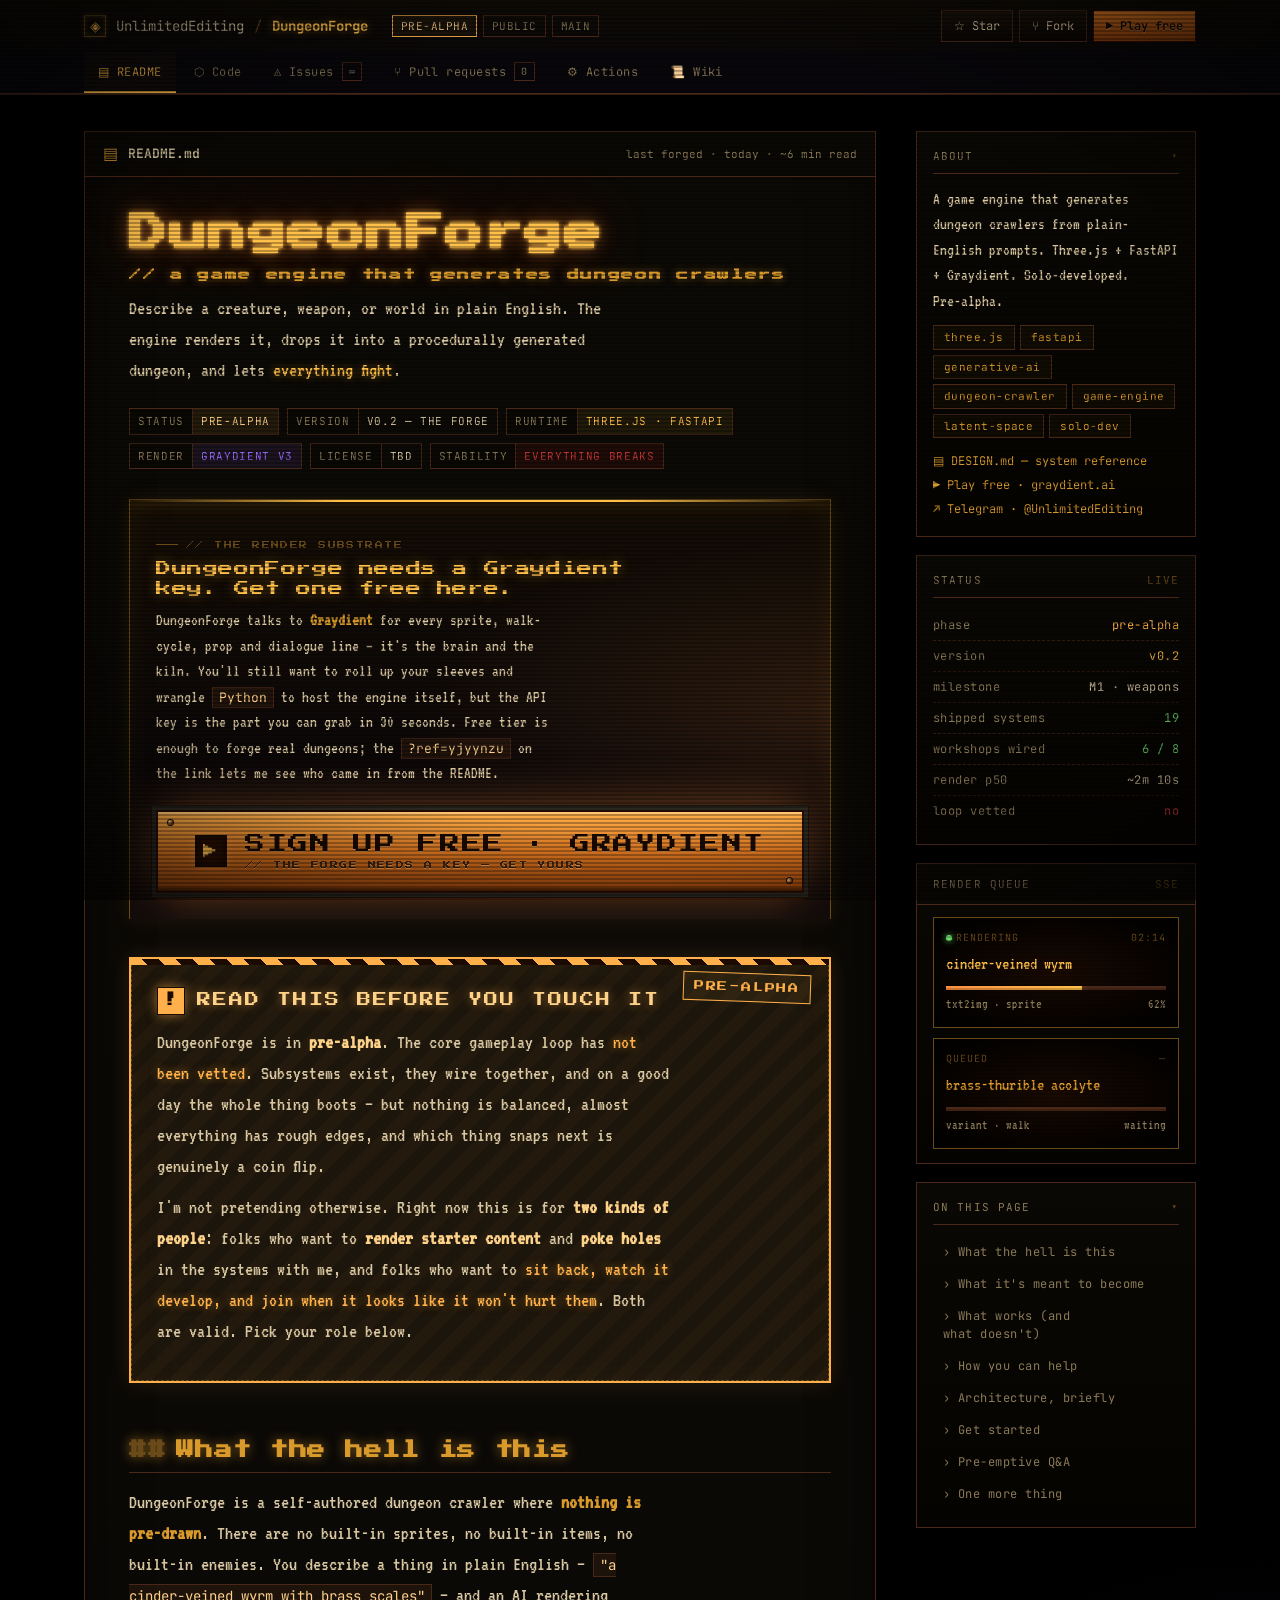
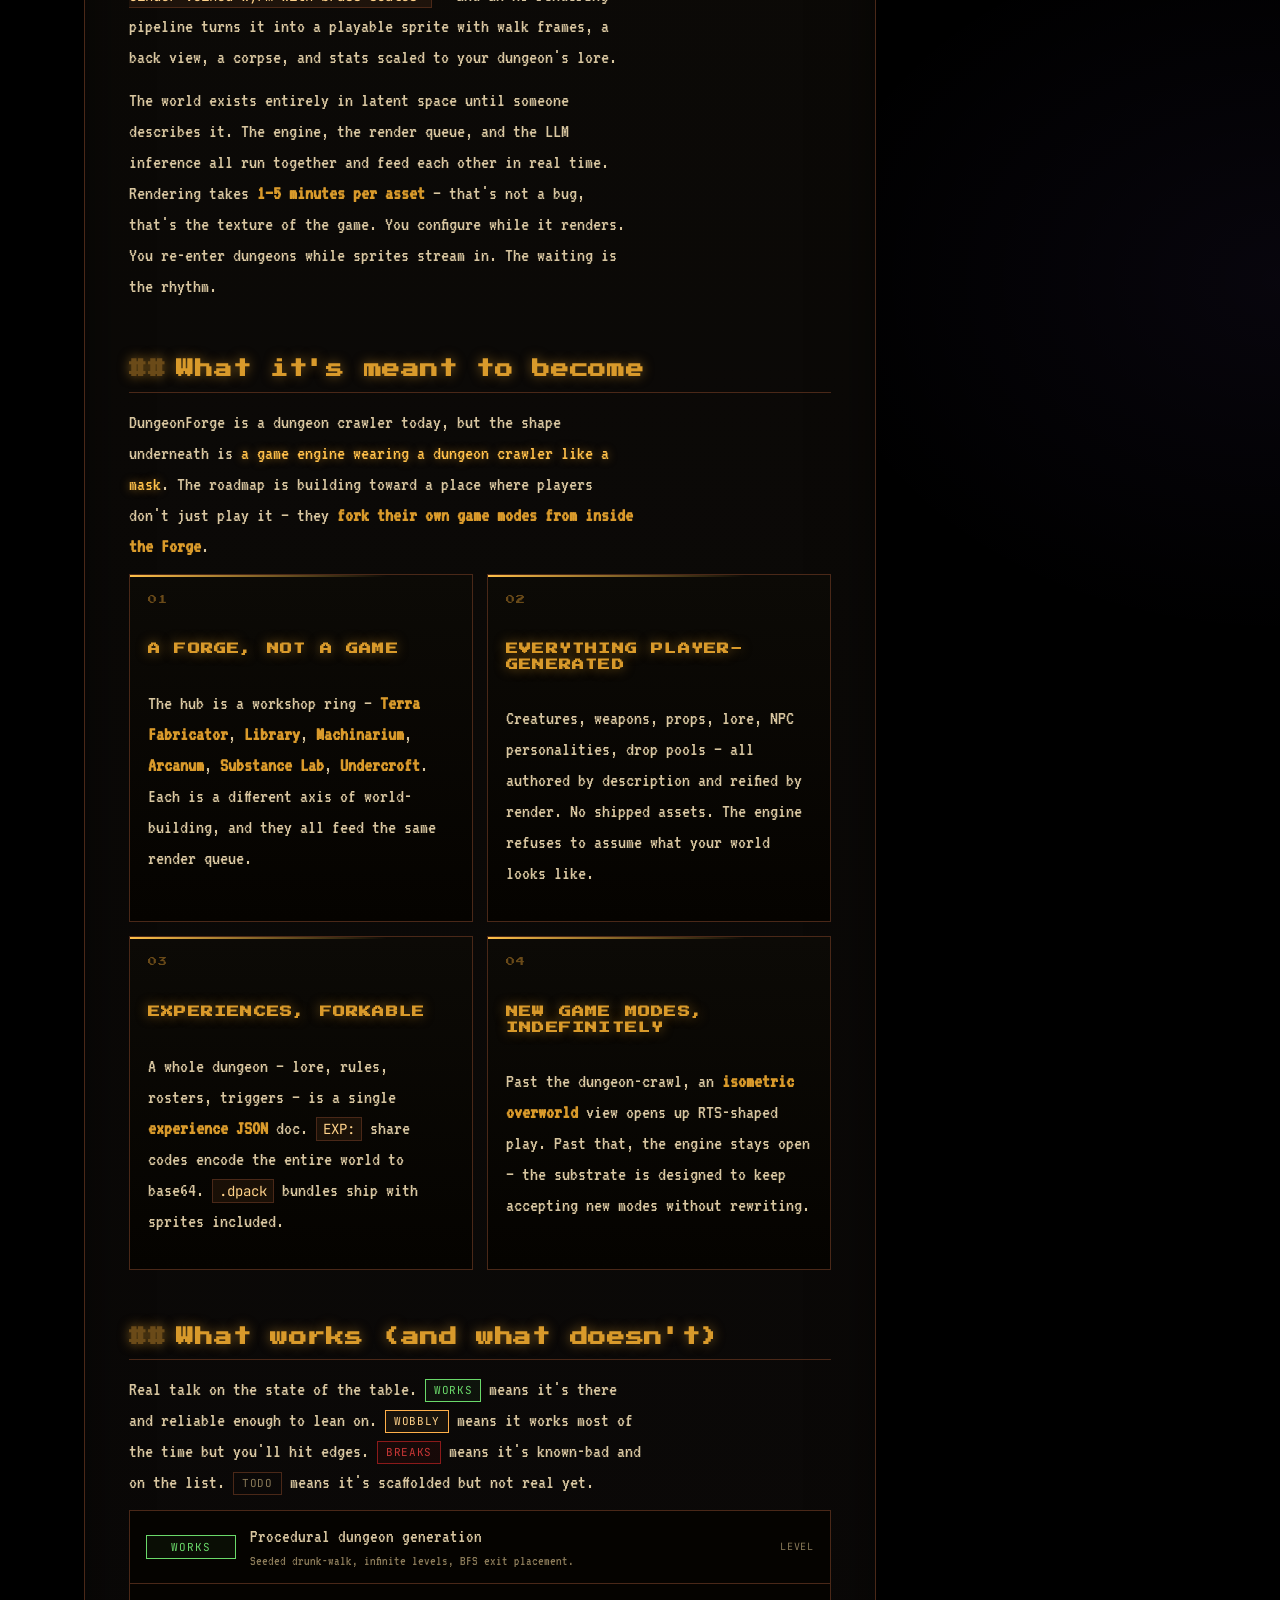
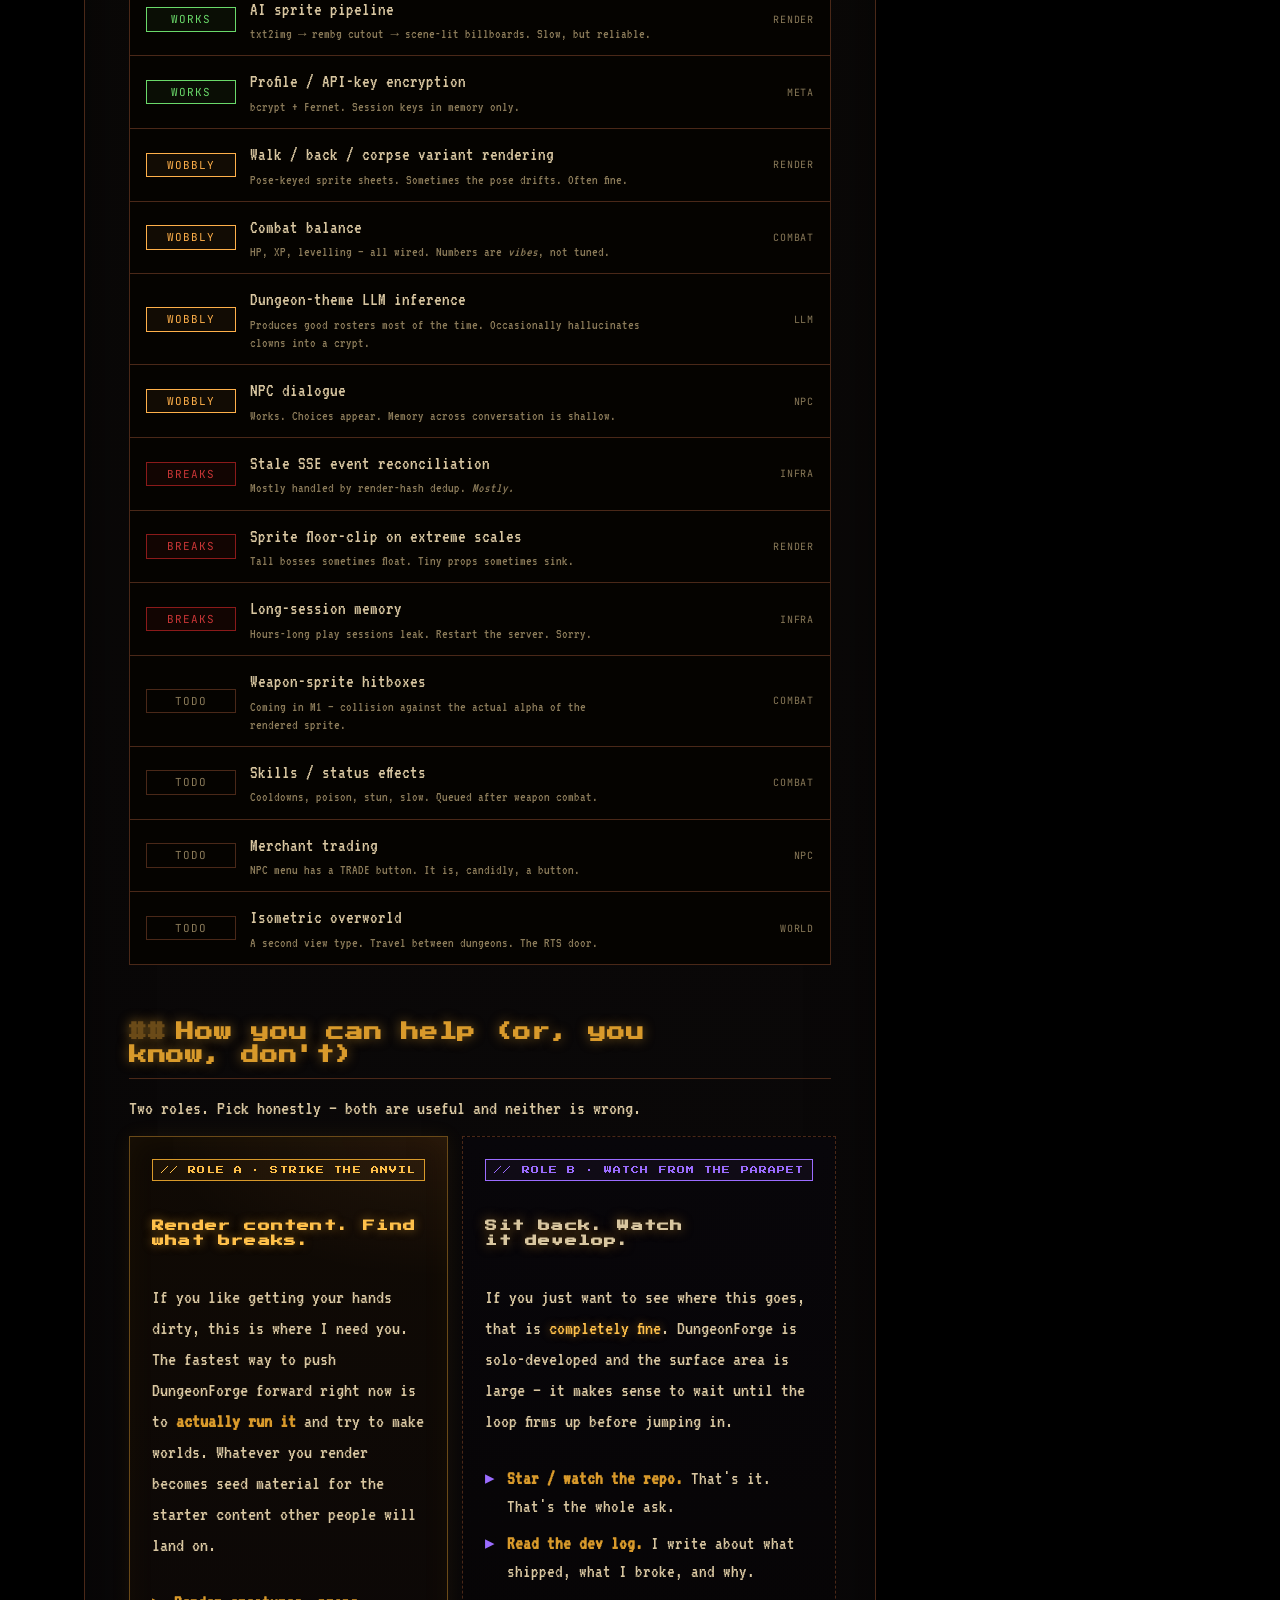
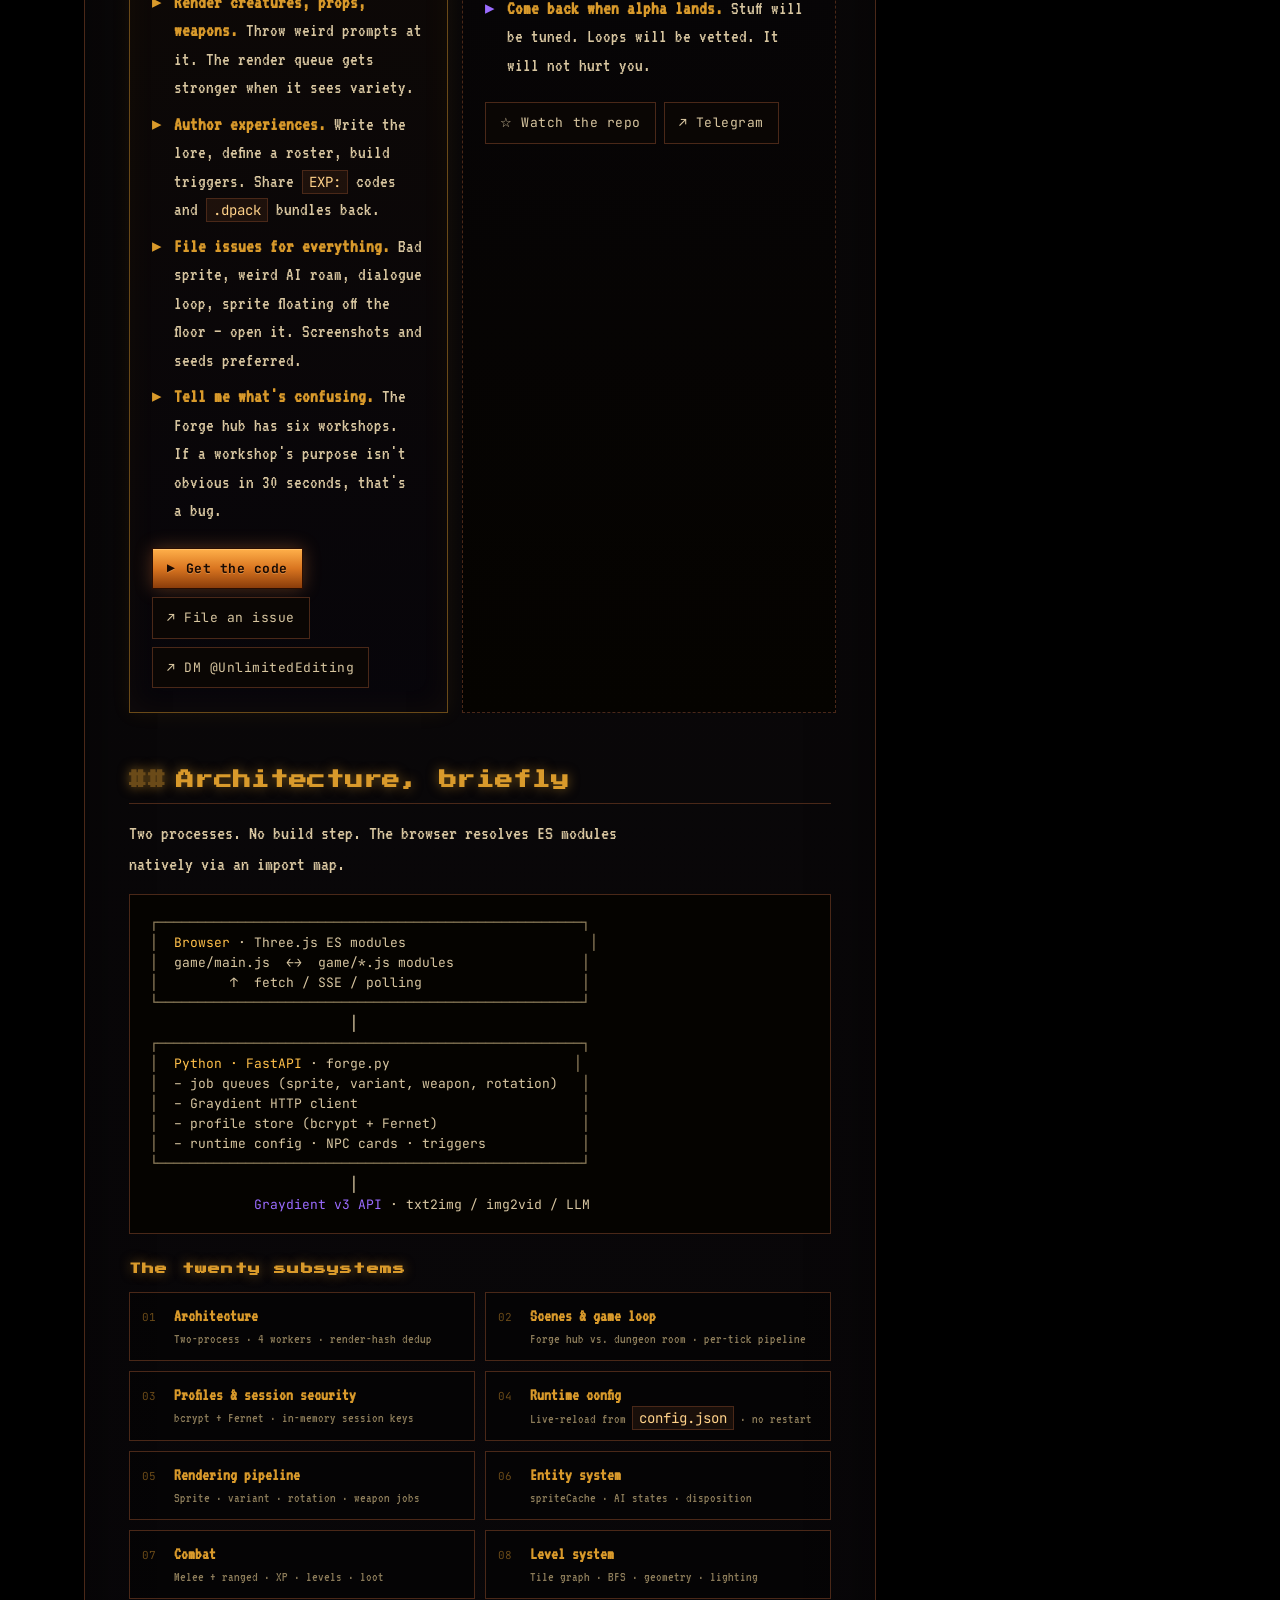
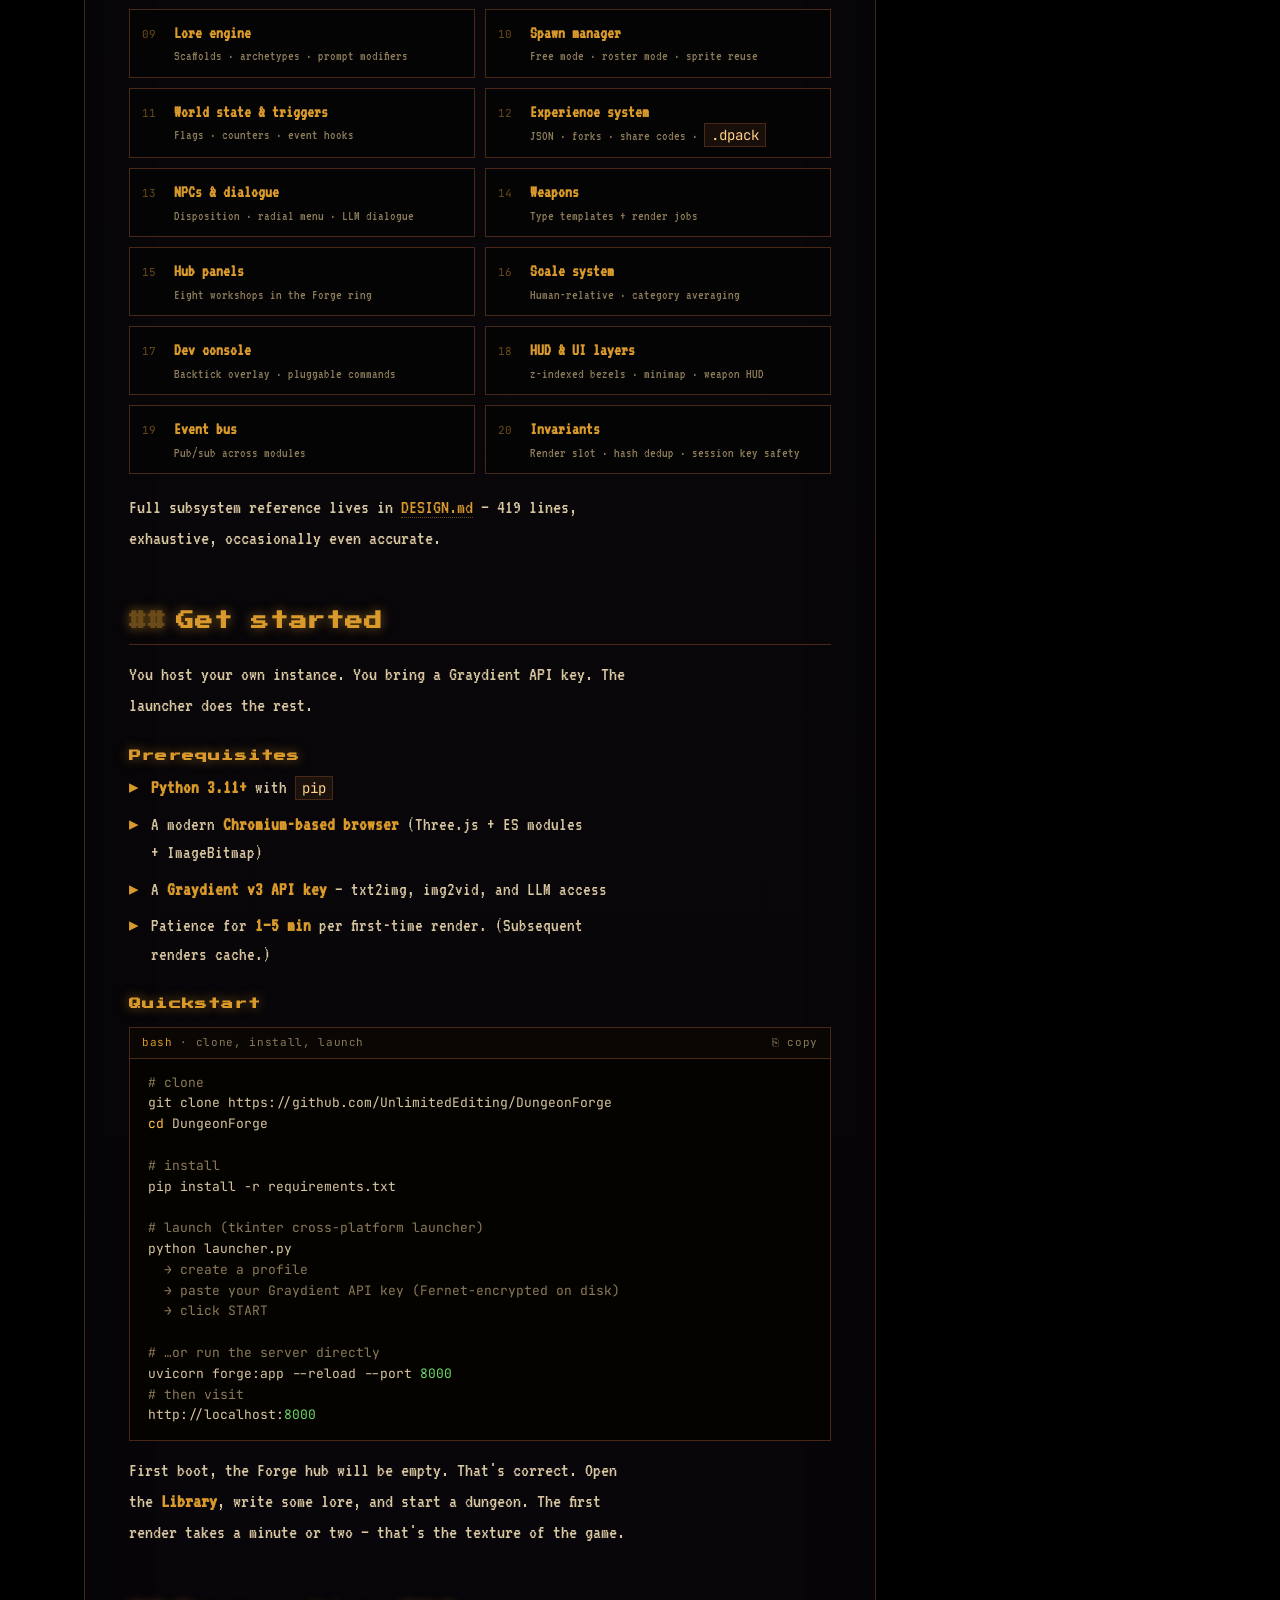
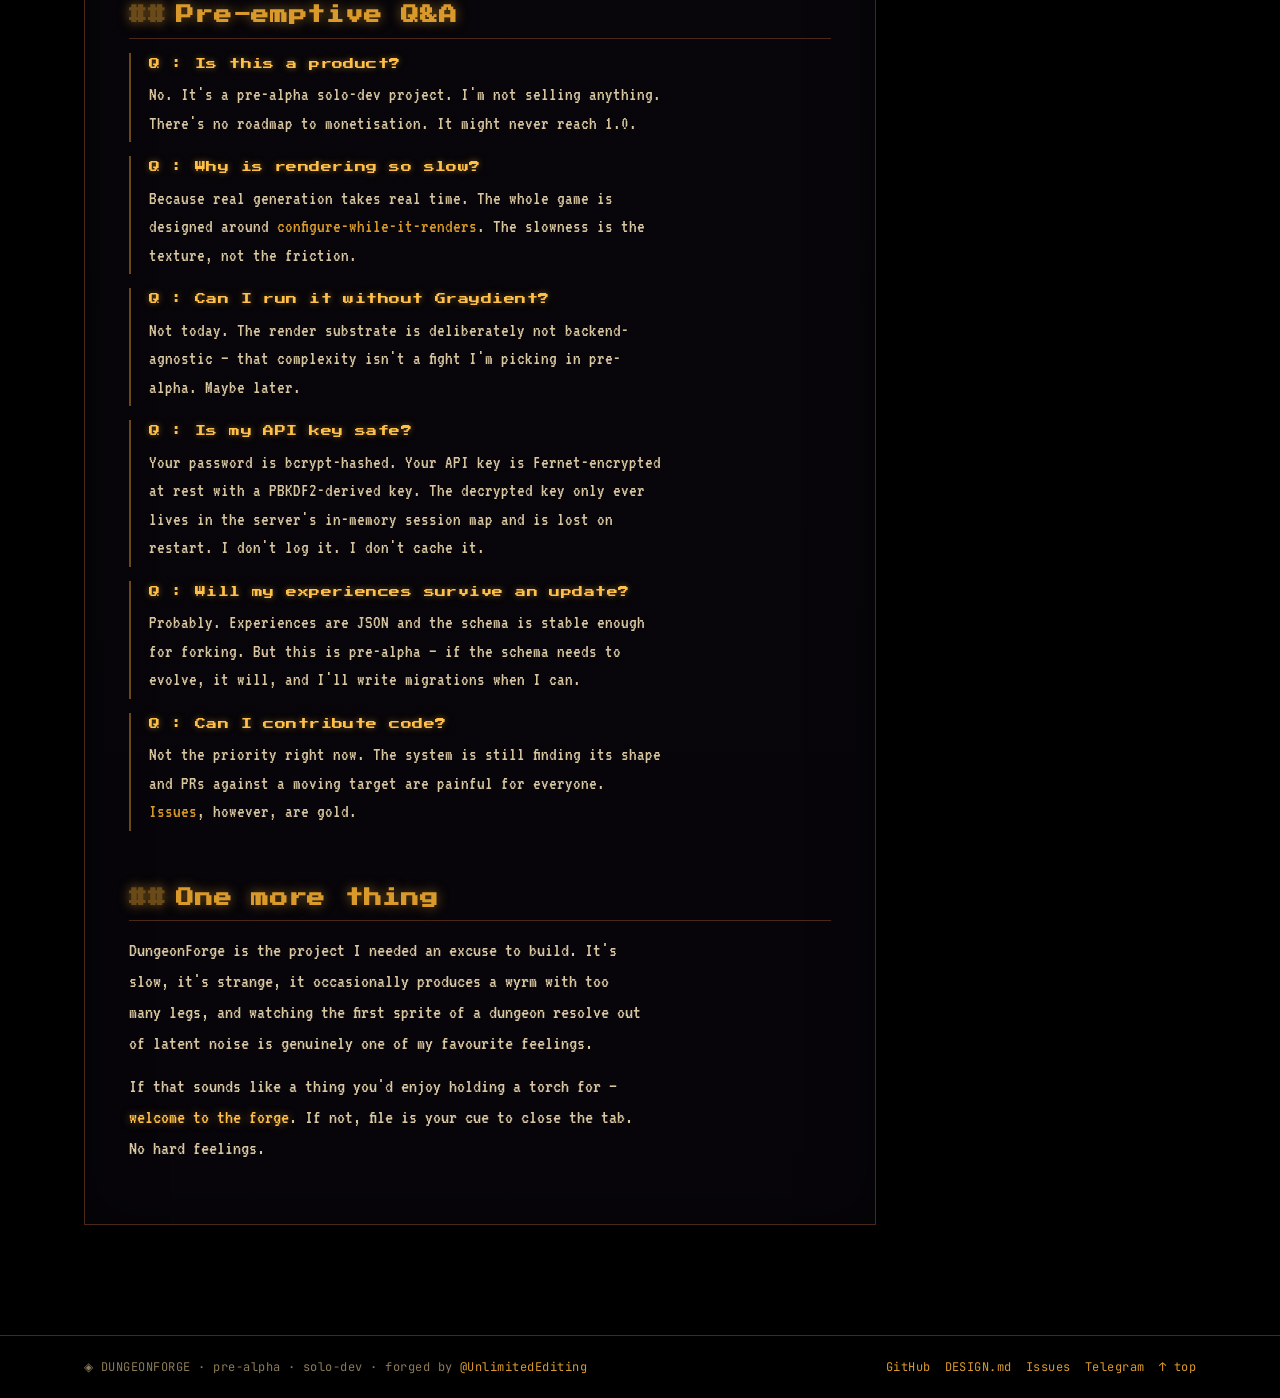
<file: docs/index.html>
<!doctype html>
<html lang="en">
<head>
<meta charset="utf-8" />
<meta name="viewport" content="width=device-width, initial-scale=1" />
<title>DungeonForge — pre-alpha · README</title>
<link rel="preconnect" href="https://fonts.googleapis.com">
<link rel="preconnect" href="https://fonts.gstatic.com" crossorigin>
<link href="https://fonts.googleapis.com/css2?family=VT323&family=Press+Start+2P&family=JetBrains+Mono:wght@400;500;700&display=swap" rel="stylesheet">
<style>
/* ============================================================
   DUNGEONFORGE :: README
   single-page, README-density, amber phosphor + stone
   ============================================================ */
:root {
  --bg:           #07060a;
  --bg-deep:      #000;
  --bg-card:      #0c0a06;
  --bg-card-2:    #050300;
  --stone:        #1a1208;
  --amber:        #d99a2b;
  --amber-hot:    #ffc04a;
  --amber-molten: #ff9040;
  --amber-dim:    #6a4a18;
  --amber-glow:   rgba(217,154,43,0.55);
  --blood:        #8b1a1a;
  --blood-hot:    #c93636;
  --rust:         #4a2818;
  --rust-light:   #6a3820;
  --bone:         #d8c6a0;
  --bone-dim:     #8a7a58;
  --steel:        #2a2620;
  --rivet:        #5a4a30;
  --rivet-shadow: #1a1208;
  --scanline:     rgba(0,0,0,0.55);
  --ok:           #6ad96a;
  --warn:         #ffb04a;
  --violet:       #9b6cff;
}

* { box-sizing: border-box; margin: 0; padding: 0; }
html { scroll-behavior: smooth; }
body {
  background: var(--bg-deep);
  color: var(--bone);
  font-family: 'VT323', 'Courier New', monospace;
  font-size: 20px;
  line-height: 1.5;
  -webkit-font-smoothing: antialiased;
  min-height: 100vh;
  background:
    radial-gradient(ellipse 1100px 700px at 50% -10%, rgba(255,120,30,0.10), transparent 60%),
    radial-gradient(ellipse 800px 600px at 100% 20%, rgba(155,108,255,0.05), transparent 60%),
    var(--bg-deep);
  overflow-x: hidden;
  text-wrap: pretty;
}

a { color: var(--amber); text-decoration: none; border-bottom: 1px dotted var(--amber-dim); transition: color 100ms, border-color 100ms; }
a:hover { color: var(--amber-hot); border-bottom-color: var(--amber-hot); }

/* type families */
.mono { font-family: 'JetBrains Mono', 'Courier New', monospace; }
.pixel { font-family: 'Press Start 2P', monospace; }
.crt { font-family: 'VT323', monospace; }

/* CRT scanlines + vignette */
.crt-overlay {
  position: fixed; inset: 0; pointer-events: none; z-index: 300;
  background-image:
    repeating-linear-gradient(to bottom, transparent 0, transparent 2px, var(--scanline) 3px, transparent 4px),
    radial-gradient(ellipse at center, transparent 60%, rgba(0,0,0,0.65) 100%);
  mix-blend-mode: multiply;
}

/* ============================================================
   REPO-CHROME TOPBAR (GitHub-ish, but forged)
   ============================================================ */
.repobar {
  position: sticky; top: 0; z-index: 200;
  background: linear-gradient(180deg, #100c06 0%, #07050a 100%);
  border-bottom: 1px solid var(--rust);
}
.repobar-inner {
  max-width: 1160px; margin: 0 auto;
  display: flex; align-items: center; gap: 18px;
  padding: 10px 24px;
  flex-wrap: wrap;
}
.repo-path {
  display: flex; align-items: center; gap: 10px;
  font-family: 'JetBrains Mono', monospace;
  font-size: 14px;
  color: var(--bone-dim);
}
.repo-path .sigil {
  width: 22px; height: 22px;
  display: grid; place-items: center;
  border: 1px solid var(--amber-dim);
  color: var(--amber-hot);
  font-size: 14px;
  box-shadow: inset 0 0 6px rgba(217,154,43,0.25), 0 0 6px rgba(217,154,43,0.18);
}
.repo-path .owner { color: var(--bone); }
.repo-path .slash { color: var(--amber-dim); }
.repo-path .name {
  color: var(--amber-hot); font-weight: 700;
  text-shadow: 0 0 8px var(--amber-glow);
}
.repo-badges {
  display: flex; gap: 6px; align-items: center; margin-left: 6px;
}
.repo-badge {
  font-family: 'JetBrains Mono', monospace;
  font-size: 11px;
  padding: 2px 8px;
  border: 1px solid var(--rust);
  color: var(--bone-dim);
  letter-spacing: 0.04em;
  text-transform: uppercase;
}
.repo-badge.warn {
  color: #ffd28a;
  border-color: var(--warn);
  background: rgba(255,176,74,0.06);
}
.repo-spacer { flex: 1; }
.repo-actions {
  display: flex; gap: 6px;
  font-family: 'JetBrains Mono', monospace;
  font-size: 12px;
}
.repo-actions .btn {
  display: inline-flex; align-items: center; gap: 8px;
  padding: 6px 12px;
  border: 1px solid var(--rust);
  background: linear-gradient(180deg, #1a1208 0%, #0a0604 100%);
  color: var(--bone);
  cursor: pointer;
  border-bottom: 1px solid var(--rust);
}
.repo-actions .btn:hover { border-color: var(--amber-dim); color: var(--amber-hot); }
.repo-actions .btn .count {
  color: var(--bone-dim); padding-left: 8px; border-left: 1px solid var(--rust);
}
.repo-actions .btn.primary {
  background: linear-gradient(180deg, #d97520, #8a3c0a);
  color: #1a0a02; border-color: #2a0e02; font-weight: 700;
  text-shadow: 0 1px 0 rgba(255,220,160,0.4);
}
.repo-actions .btn.primary:hover { filter: brightness(1.1); color: #1a0a02; }

/* file-tabs row */
.repo-tabs {
  border-bottom: 1px solid var(--rust);
  background: #08060a;
}
.repo-tabs-inner {
  max-width: 1160px; margin: 0 auto;
  display: flex; gap: 4px;
  padding: 0 24px;
  font-family: 'JetBrains Mono', monospace;
  font-size: 12px;
}
.repo-tab {
  padding: 10px 14px;
  color: var(--bone-dim);
  border-bottom: 2px solid transparent;
  display: inline-flex; align-items: center; gap: 8px;
  letter-spacing: 0.04em;
  cursor: pointer;
}
.repo-tab:hover { color: var(--bone); }
.repo-tab.active {
  color: var(--amber-hot);
  border-bottom-color: var(--amber-hot);
  background: rgba(217,154,43,0.04);
}
.repo-tab .num {
  font-size: 10px; color: var(--bone-dim);
  padding: 1px 6px; border: 1px solid var(--rust);
}

/* ============================================================
   PAGE WRAPPER
   ============================================================ */
.page {
  max-width: 1160px; margin: 0 auto;
  padding: 36px 24px 80px;
  display: grid;
  grid-template-columns: minmax(0, 1fr) 280px;
  gap: 40px;
  align-items: start;
}

@media (max-width: 940px) {
  .page { grid-template-columns: 1fr; }
  .sidebar { order: -1; }
}

/* ============================================================
   README-FILE CARD (left column)
   ============================================================ */
.readme {
  border: 1px solid var(--rust);
  background: linear-gradient(180deg, #0c0a06 0%, #07050a 100%);
  box-shadow: inset 0 0 60px rgba(0,0,0,0.5);
}

.readme-head {
  display: flex; align-items: center; gap: 10px;
  padding: 10px 18px;
  border-bottom: 1px solid var(--rust);
  background: #0a0804;
  font-family: 'JetBrains Mono', monospace;
  font-size: 13px;
  color: var(--bone-dim);
}
.readme-head .icon {
  color: var(--amber); font-size: 16px;
}
.readme-head .filename { color: var(--bone); font-weight: 700; }
.readme-head .meta { margin-left: auto; color: var(--bone-dim); font-size: 11px; }

.readme-body { padding: 38px 44px 48px; }

@media (max-width: 700px) {
  .readme-body { padding: 28px 22px 36px; }
}

/* ----- typography for README content ----- */
.readme-body h1, .readme-body h2, .readme-body h3 {
  font-family: 'Press Start 2P', monospace;
  color: var(--amber-hot);
  text-shadow: 0 0 12px var(--amber-glow);
  letter-spacing: 0.04em;
  line-height: 1.3;
}
.readme-body h1 {
  font-size: 38px;
  line-height: 1.05;
  text-shadow:
    0 0 4px var(--amber-hot),
    0 0 18px rgba(255,144,64,0.55),
    0 0 60px rgba(255,80,10,0.3);
  margin-bottom: 4px;
}
.readme-body h1 .small {
  display: block;
  font-size: 12px;
  color: var(--amber);
  letter-spacing: 0.14em;
  margin-top: 14px;
  text-shadow: 0 0 8px var(--amber-glow);
}
.readme-body h2 {
  font-size: 18px;
  margin-top: 56px;
  margin-bottom: 14px;
  padding-bottom: 10px;
  border-bottom: 1px solid var(--rust);
  color: var(--amber);
}
.readme-body h2 .hash {
  color: var(--amber-dim); margin-right: 10px;
}
.readme-body h3 {
  font-size: 12px;
  margin-top: 28px;
  margin-bottom: 10px;
  color: var(--amber);
  letter-spacing: 0.1em;
}
.readme-body p {
  font-size: 20px;
  color: var(--bone);
  line-height: 1.55;
  margin: 12px 0;
  max-width: 64ch;
}
.readme-body p em {
  color: var(--amber-hot);
  font-style: normal;
  text-shadow: 0 0 8px var(--amber-glow);
}
.readme-body p strong { color: var(--amber); font-weight: 700; }
.readme-body code {
  font-family: 'JetBrains Mono', monospace;
  font-size: 14px;
  padding: 2px 6px;
  background: rgba(255,144,64,0.08);
  border: 1px solid var(--rust);
  color: #ffd28a;
}
.readme-body ul {
  list-style: none;
  padding: 0;
  display: grid;
  gap: 8px;
  max-width: 64ch;
}
.readme-body ul li {
  padding-left: 22px;
  position: relative;
  color: var(--bone);
  font-size: 19px;
  line-height: 1.5;
}
.readme-body ul li::before {
  content: '▸';
  position: absolute; left: 0; top: 0;
  color: var(--amber);
}
.readme-body ul li strong { color: var(--amber); font-weight: 700; }

/* ----- inline tag chips ----- */
.tag {
  display: inline-flex; align-items: center;
  padding: 2px 8px;
  font-family: 'JetBrains Mono', monospace;
  font-size: 11px;
  border: 1px solid var(--rust);
  color: var(--bone-dim);
  letter-spacing: 0.06em;
  text-transform: uppercase;
  vertical-align: middle;
}
.tag.warn { color: #ffd28a; border-color: var(--warn); background: rgba(255,176,74,0.06); }
.tag.ok   { color: var(--ok); border-color: var(--ok); background: rgba(106,217,106,0.05); }
.tag.bad  { color: var(--blood-hot); border-color: var(--blood); background: rgba(139,26,26,0.1); }
.tag.dim  { color: var(--bone-dim); }

/* ============================================================
   HERO BLOCK INSIDE README
   ============================================================ */
.hero-block {
  margin-bottom: 18px;
}
.hero-tagline {
  font-size: 22px;
  color: var(--bone);
  margin-top: 18px;
  max-width: 50ch;
}
.hero-tagline em {
  color: var(--amber-hot);
  font-style: normal;
  text-shadow: 0 0 8px var(--amber-glow);
}
.hero-row {
  display: flex; gap: 8px; flex-wrap: wrap;
  margin-top: 22px;
  align-items: center;
}
.shield {
  display: inline-flex; align-items: stretch;
  font-family: 'JetBrains Mono', monospace;
  font-size: 11px;
  border: 1px solid var(--rust);
  text-transform: uppercase; letter-spacing: 0.06em;
}
.shield .k {
  padding: 4px 8px; background: #0a0804; color: var(--bone-dim);
  border-right: 1px solid var(--rust);
}
.shield .v { padding: 4px 8px; color: var(--bone); }
.shield.warn .v { background: rgba(255,176,74,0.1); color: #ffd28a; }
.shield.bad .v { background: rgba(139,26,26,0.15); color: var(--blood-hot); }
.shield.ok .v { background: rgba(106,217,106,0.08); color: var(--ok); }
.shield.amber .v { background: rgba(217,154,43,0.1); color: var(--amber-hot); }
.shield.violet .v { background: rgba(155,108,255,0.1); color: var(--violet); }

/* ============================================================
   PLAY-FREE ARCADE CTA (top of README)
   ============================================================ */
.play-free {
  margin: 30px 0 6px;
  display: flex;
  flex-direction: column;
  align-items: flex-start;
  gap: 20px;
  padding: 24px 26px 26px;
  border: 1px solid var(--amber-dim);
  background:
    radial-gradient(ellipse 600px 240px at 100% 50%, rgba(255,144,64,0.14), transparent 70%),
    linear-gradient(180deg, #140d05 0%, #07050a 100%);
  box-shadow: inset 0 0 30px rgba(217,154,43,0.08), 0 0 18px rgba(217,154,43,0.1);
  position: relative;
  overflow: hidden;
}
.play-free::before {
  content: ''; position: absolute;
  top: 0; left: 0; right: 0; height: 2px;
  background: linear-gradient(90deg, transparent, var(--amber-hot) 30%, var(--amber-hot) 70%, transparent);
  box-shadow: 0 0 14px var(--amber-glow);
}
.play-free-copy { width: 100%; }
.play-free-eyebrow {
  font-family: 'Press Start 2P', monospace;
  font-size: 8px; letter-spacing: 0.18em;
  color: var(--amber-dim);
  text-transform: uppercase;
  margin-bottom: 8px;
  display: inline-flex; align-items: center; gap: 8px;
}
.play-free-eyebrow::before {
  content: ''; width: 22px; height: 1px; background: var(--amber-dim);
}
.play-free-title {
  font-family: 'Press Start 2P', monospace;
  font-size: 15px;
  line-height: 1.35;
  letter-spacing: 0.04em;
  color: var(--amber-hot);
  text-shadow: 0 0 12px var(--amber-glow);
  margin-bottom: 8px;
  max-width: 36ch;
}
.play-free-sub {
  font-size: 17px;
  color: var(--bone);
  line-height: 1.5;
  max-width: 56ch;
}
.play-free-sub code {
  font-family: 'JetBrains Mono', monospace;
  font-size: 13px;
  padding: 1px 6px;
  background: rgba(255,144,64,0.08);
  border: 1px solid var(--rust);
  color: #ffd28a;
}
.play-btn {
  position: relative;
  display: flex;
  align-items: center;
  justify-content: center;
  gap: 18px;
  width: 100%;
  padding: 22px 28px;
  margin-top: 4px;
  background: linear-gradient(180deg, #ffb04a 0%, #d97520 50%, #8a3c0a 100%);
  color: #1a0a02;
  font-family: 'Press Start 2P', monospace;
  font-size: 14px;
  letter-spacing: 0.12em;
  border: 2px solid #2a0e02;
  border-bottom: 2px solid #2a0e02;
  box-shadow:
    inset 0 2px 0 rgba(255,220,160,0.5),
    inset 0 -3px 0 rgba(0,0,0,0.4),
    0 0 0 4px var(--steel),
    0 0 0 5px #1a1208,
    0 0 50px rgba(255,144,64,0.5),
    0 7px 0 #2a0e02,
    0 9px 22px rgba(0,0,0,0.65);
  cursor: pointer;
  transition: transform 90ms ease, box-shadow 120ms ease, filter 120ms ease;
  text-shadow: 0 1px 0 rgba(255,220,160,0.4);
}
.play-btn:hover {
  filter: brightness(1.1);
  color: #1a0a02;
  border-bottom: 2px solid #2a0e02;
  box-shadow:
    inset 0 2px 0 rgba(255,230,180,0.6),
    inset 0 -3px 0 rgba(0,0,0,0.45),
    0 0 0 4px var(--steel),
    0 0 0 5px #1a1208,
    0 0 58px rgba(255,160,80,0.9),
    0 7px 0 #2a0e02,
    0 10px 28px rgba(0,0,0,0.7);
}
.play-btn:active {
  transform: translateY(5px);
  box-shadow:
    inset 0 2px 0 rgba(255,220,160,0.5),
    inset 0 -3px 0 rgba(0,0,0,0.4),
    0 0 0 4px var(--steel),
    0 0 0 5px #1a1208,
    0 0 30px rgba(255,144,64,0.5),
    0 2px 0 #2a0e02;
}
.play-btn-arrow {
  width: 32px; height: 32px;
  display: grid; place-items: center;
  background: #2a0e02;
  color: var(--amber-hot);
  border: 2px solid #1a0a02;
  font-size: 14px;
  box-shadow: inset 0 0 6px rgba(0,0,0,0.6), 0 0 8px rgba(255,160,80,0.5);
  flex-shrink: 0;
}
.play-btn-label {
  display: flex; flex-direction: column; gap: 7px;
  align-items: flex-start;
  text-align: left;
}
.play-btn-label .big { font-size: 20px; line-height: 1; }
.play-btn-label .small {
  font-size: 8px; letter-spacing: 0.18em;
  color: rgba(26,10,2,0.78);
  line-height: 1;
}
.play-btn::before, .play-btn::after {
  content: ''; position: absolute;
  width: 5px; height: 5px; border-radius: 50%;
  background: radial-gradient(circle at 30% 30%, #ffd58a, #5a2a08 70%);
  box-shadow: 0 0 0 1px #1a0a02;
}
.play-btn::before { top: 8px; left: 10px; }
.play-btn::after  { bottom: 8px; right: 10px; }

@media (max-width: 480px) {
  .play-btn { padding: 18px 20px; gap: 14px; }
  .play-btn-label .big { font-size: 15px; }
  .play-btn-label .small { font-size: 7px; }
  .play-free-title { font-size: 13px; }
}

/* ============================================================
   PRE-ALPHA WARNING PANEL
   ============================================================ */
.warn-panel {
  margin: 38px 0 0;
  border: 2px solid var(--warn);
  background:
    repeating-linear-gradient(
      135deg,
      rgba(255,176,74,0.03) 0 12px,
      rgba(255,176,74,0.06) 12px 24px
    ),
    rgba(255,176,74,0.04);
  padding: 22px 26px 24px;
  position: relative;
  box-shadow: 0 0 20px rgba(255,176,74,0.12), inset 0 0 30px rgba(255,176,74,0.04);
}
.warn-panel::before {
  content: ''; position: absolute;
  inset: 0;
  border: 1px dashed rgba(255,176,74,0.3);
  pointer-events: none;
}
.warn-stripe {
  position: absolute; top: 0; left: 0; right: 0;
  height: 6px;
  background-image: repeating-linear-gradient(
    45deg,
    var(--warn) 0 12px,
    #1a0a02 12px 24px
  );
}
.warn-panel-head {
  display: flex; align-items: center; gap: 12px;
  margin-top: 6px;
  margin-bottom: 12px;
}
.warn-glyph {
  width: 28px; height: 28px;
  background: var(--warn);
  color: #1a0a02;
  font-family: 'Press Start 2P', monospace;
  font-size: 14px;
  display: grid; place-items: center;
  border: 1px solid #1a0a02;
  font-weight: 700;
  box-shadow: 0 0 12px rgba(255,176,74,0.55);
}
.warn-title {
  font-family: 'Press Start 2P', monospace;
  font-size: 14px;
  color: #ffd28a;
  letter-spacing: 0.14em;
  text-shadow: 0 0 10px rgba(255,176,74,0.5);
}
.warn-panel p {
  color: var(--bone);
  font-size: 20px;
  margin: 10px 0;
  max-width: 64ch;
}
.warn-panel p strong { color: #ffd28a; }
.warn-panel p em { color: var(--warn); font-style: normal; }
.warn-panel .stamp {
  position: absolute;
  top: 14px; right: 18px;
  font-family: 'Press Start 2P', monospace;
  font-size: 10px;
  color: var(--warn);
  border: 1px solid var(--warn);
  padding: 6px 10px;
  background: rgba(255,176,74,0.06);
  letter-spacing: 0.18em;
  transform: rotate(2deg);
}

@media (max-width: 600px) {
  .warn-panel .stamp { position: static; transform: none; margin-bottom: 10px; display: inline-block; }
}

/* ============================================================
   THE VISION GRID  (what it's meant to become)
   ============================================================ */
.vision-grid {
  display: grid;
  grid-template-columns: 1fr 1fr;
  gap: 14px;
  margin-top: 12px;
}
@media (max-width: 700px) { .vision-grid { grid-template-columns: 1fr; } }
.vision-cell {
  border: 1px solid var(--rust);
  background: linear-gradient(180deg, #0c0a06 0%, #050300 100%);
  padding: 18px 18px 20px;
  position: relative;
  display: flex; flex-direction: column; gap: 8px;
}
.vision-cell::before {
  content: ''; position: absolute;
  top: 0; left: 0; right: 0; height: 2px;
  background: linear-gradient(90deg, var(--amber-hot), transparent 75%);
}
.vision-num {
  font-family: 'Press Start 2P', monospace;
  font-size: 9px; letter-spacing: 0.14em;
  color: var(--amber-dim);
}
.vision-name {
  font-family: 'Press Start 2P', monospace;
  font-size: 12px;
  color: var(--amber-hot);
  text-shadow: 0 0 10px var(--amber-glow);
  letter-spacing: 0.04em;
  line-height: 1.3;
}
.vision-body { font-size: 18px; color: var(--bone); line-height: 1.5; }
.vision-body strong { color: var(--amber); font-weight: 700; }

/* ============================================================
   STATUS TABLE — what works / what breaks
   ============================================================ */
.status-tbl {
  border: 1px solid var(--rust);
  background: #050300;
  margin-top: 12px;
}
.status-row {
  display: grid;
  grid-template-columns: 90px 1fr 130px;
  align-items: center;
  border-bottom: 1px solid var(--rust);
  padding: 12px 16px;
  gap: 14px;
}
.status-row:last-child { border-bottom: none; }
.status-row:hover { background: rgba(255,144,64,0.03); }
.status-state {
  font-family: 'JetBrains Mono', monospace;
  font-size: 11px;
  letter-spacing: 0.08em;
  padding: 3px 8px;
  text-align: center;
  border: 1px solid;
}
.status-state.works  { color: var(--ok); border-color: var(--ok); background: rgba(106,217,106,0.05); }
.status-state.wobbly { color: var(--warn); border-color: var(--warn); background: rgba(255,176,74,0.05); }
.status-state.broken { color: var(--blood-hot); border-color: var(--blood); background: rgba(139,26,26,0.1); }
.status-state.todo   { color: var(--bone-dim); border-color: var(--rust); }
.status-name { color: var(--bone); font-size: 19px; }
.status-name small {
  display: block; font-size: 14px; color: var(--bone-dim); line-height: 1.3; margin-top: 1px;
}
.status-cat {
  font-family: 'JetBrains Mono', monospace;
  font-size: 10px;
  color: var(--bone-dim);
  letter-spacing: 0.08em;
  text-align: right;
  text-transform: uppercase;
}

@media (max-width: 600px) {
  .status-row { grid-template-columns: 80px 1fr; }
  .status-cat { grid-column: 2; text-align: left; padding-top: 2px; }
}

/* ============================================================
   HOW-TO-HELP / SPECTATE PAIR
   ============================================================ */
.help-pair {
  display: grid;
  grid-template-columns: 1.1fr 0.9fr;
  gap: 14px;
  margin-top: 12px;
}
@media (max-width: 700px) { .help-pair { grid-template-columns: 1fr; } }
.help-card {
  border: 1px solid var(--rust);
  padding: 22px 22px 24px;
  display: flex; flex-direction: column; gap: 10px;
  position: relative;
}
.help-card.join {
  background:
    radial-gradient(ellipse 400px 200px at 100% 0%, rgba(255,144,64,0.08), transparent 70%),
    linear-gradient(180deg, #100a04 0%, #07050a 100%);
  border-color: var(--amber-dim);
  box-shadow: inset 0 0 30px rgba(217,154,43,0.05), 0 0 18px rgba(217,154,43,0.08);
}
.help-card.watch {
  background: linear-gradient(180deg, #08060a 0%, #050300 100%);
  border-style: dashed;
}
.help-pill {
  font-family: 'Press Start 2P', monospace;
  font-size: 8px;
  letter-spacing: 0.14em;
  padding: 4px 8px;
  display: inline-block;
  width: max-content;
  border: 1px solid;
}
.help-card.join .help-pill { color: var(--amber-hot); border-color: var(--amber); background: rgba(217,154,43,0.06); }
.help-card.watch .help-pill { color: var(--violet); border-color: var(--violet); background: rgba(155,108,255,0.05); }
.help-title {
  font-family: 'Press Start 2P', monospace;
  font-size: 14px;
  letter-spacing: 0.04em;
  line-height: 1.3;
  margin-top: 6px;
}
.help-card.join .help-title { color: var(--amber-hot); text-shadow: 0 0 10px var(--amber-glow); }
.help-card.watch .help-title { color: var(--bone); }
.help-body { font-size: 18px; color: var(--bone); line-height: 1.55; }
.help-body strong { color: var(--amber); font-weight: 700; }
.help-list {
  list-style: none; display: grid; gap: 6px;
  margin-top: 6px;
}
.help-list li {
  position: relative; padding-left: 20px;
  font-size: 18px; color: var(--bone); line-height: 1.45;
}
.help-list li::before {
  content: '▸'; position: absolute; left: 0; top: 0;
  color: var(--amber);
}
.help-card.watch .help-list li::before { color: var(--violet); }
.help-card .cta-row {
  display: flex; gap: 8px; flex-wrap: wrap; margin-top: 12px;
}
.cta {
  display: inline-flex; align-items: center; gap: 10px;
  padding: 10px 14px;
  font-family: 'JetBrains Mono', monospace;
  font-size: 13px;
  border: 1px solid var(--rust);
  background: #0a0604;
  color: var(--bone);
  letter-spacing: 0.04em;
  cursor: pointer;
  border-bottom: 1px solid var(--rust);
}
.cta:hover { border-color: var(--amber-dim); color: var(--amber-hot); border-bottom: 1px solid var(--amber-dim); }
.cta.primary {
  background: linear-gradient(180deg, #ffb04a 0%, #d97520 50%, #8a3c0a 100%);
  color: #1a0a02;
  border-color: #2a0e02;
  font-weight: 700;
  box-shadow: inset 0 1px 0 rgba(255,220,160,0.4), 0 0 18px rgba(255,144,64,0.3);
  text-shadow: 0 1px 0 rgba(255,220,160,0.3);
}
.cta.primary:hover { filter: brightness(1.08); color: #1a0a02; border-bottom: 1px solid #2a0e02; }
.cta .arrow { color: inherit; }

/* ============================================================
   ARCHITECTURE BLOCK
   ============================================================ */
.arch-code {
  font-family: 'JetBrains Mono', monospace;
  font-size: 13px;
  line-height: 1.55;
  color: var(--bone);
  background: #050300;
  border: 1px solid var(--rust);
  padding: 18px 20px;
  margin-top: 14px;
  overflow-x: auto;
  white-space: pre;
}
.arch-code .c-amber { color: var(--amber-hot); }
.arch-code .c-dim { color: var(--bone-dim); }
.arch-code .c-violet { color: var(--violet); }

.systems-grid {
  display: grid;
  grid-template-columns: repeat(2, 1fr);
  gap: 10px;
  margin-top: 14px;
}
@media (max-width: 700px) { .systems-grid { grid-template-columns: 1fr; } }
.system {
  display: grid;
  grid-template-columns: 22px 1fr;
  gap: 10px;
  align-items: baseline;
  padding: 10px 12px;
  border: 1px solid var(--rust);
  background: rgba(0,0,0,0.4);
  font-size: 17px;
}
.system .num {
  font-family: 'JetBrains Mono', monospace;
  font-size: 11px;
  color: var(--amber-dim);
}
.system strong { color: var(--amber); font-weight: 700; }
.system small { display: block; color: var(--bone-dim); font-size: 14px; line-height: 1.4; margin-top: 2px; }

/* ============================================================
   GET-STARTED CODE BLOCK
   ============================================================ */
.code-block {
  margin-top: 14px;
  background: #050300;
  border: 1px solid var(--rust);
  font-family: 'JetBrains Mono', monospace;
  font-size: 13px;
  line-height: 1.6;
  position: relative;
}
.code-head {
  display: flex; justify-content: space-between; align-items: center;
  padding: 6px 12px;
  border-bottom: 1px solid var(--rust);
  background: #0a0604;
  font-size: 11px;
  color: var(--bone-dim);
  letter-spacing: 0.06em;
}
.code-head .lang { color: var(--amber); }
.code-head .copy { color: var(--bone-dim); cursor: pointer; }
.code-head .copy:hover { color: var(--amber-hot); }
.code-body {
  padding: 14px 18px;
  overflow-x: auto;
  white-space: pre;
  color: var(--bone);
}
.code-body .c-amber { color: var(--amber-hot); }
.code-body .c-dim { color: var(--bone-dim); }
.code-body .c-violet { color: var(--violet); }
.code-body .c-ok { color: var(--ok); }

/* ============================================================
   FAQ / Q&A
   ============================================================ */
.qa { display: grid; gap: 14px; margin-top: 14px; }
.qa-item {
  border-left: 2px solid var(--amber-dim);
  padding: 4px 16px 4px 18px;
}
.qa-q {
  font-family: 'Press Start 2P', monospace;
  font-size: 11px;
  letter-spacing: 0.04em;
  color: var(--amber-hot);
  margin-bottom: 8px;
  text-shadow: 0 0 6px var(--amber-glow);
}
.qa-a { color: var(--bone); font-size: 19px; line-height: 1.5; max-width: 64ch; }
.qa-a em { color: var(--amber); font-style: normal; }

/* ============================================================
   SIDEBAR (right column)
   ============================================================ */
.sidebar { display: grid; gap: 18px; position: sticky; top: 78px; }
@media (max-width: 940px) { .sidebar { position: static; } }

.side-card {
  border: 1px solid var(--rust);
  background: linear-gradient(180deg, #0a0804 0%, #050300 100%);
  padding: 16px 16px 18px;
}
.side-card-head {
  font-family: 'JetBrains Mono', monospace;
  font-size: 11px;
  color: var(--bone-dim);
  text-transform: uppercase;
  letter-spacing: 0.1em;
  margin-bottom: 12px;
  padding-bottom: 8px;
  border-bottom: 1px solid var(--rust);
  display: flex; justify-content: space-between;
}
.side-card-head .right { color: var(--amber-dim); }

/* about */
.side-about p {
  font-size: 17px; color: var(--bone); line-height: 1.5;
  margin-bottom: 12px;
}
.side-about .links {
  display: grid; gap: 6px;
  font-family: 'JetBrains Mono', monospace; font-size: 12px;
}
.side-about .links a {
  border-bottom: none;
  color: var(--amber);
  display: inline-flex; align-items: center; gap: 8px;
}
.side-about .links a:hover { color: var(--amber-hot); }

/* topics */
.topics { display: flex; flex-wrap: wrap; gap: 5px; }
.topic {
  font-family: 'JetBrains Mono', monospace;
  font-size: 11px;
  padding: 3px 10px;
  border: 1px solid var(--rust);
  background: rgba(217,154,43,0.04);
  color: var(--amber);
  border-radius: 0;
  letter-spacing: 0.04em;
}

/* status side */
.side-stat-row {
  display: flex; justify-content: space-between; align-items: baseline;
  padding: 6px 0;
  border-bottom: 1px dashed rgba(74,40,24,0.6);
  font-family: 'JetBrains Mono', monospace;
  font-size: 12px;
  color: var(--bone-dim);
  letter-spacing: 0.04em;
}
.side-stat-row:last-child { border-bottom: none; }
.side-stat-row .v { color: var(--bone); }
.side-stat-row .v.warn { color: var(--warn); }
.side-stat-row .v.ok { color: var(--ok); }
.side-stat-row .v.amber { color: var(--amber-hot); }

/* TOC */
.toc { display: grid; gap: 2px; }
.toc a {
  font-family: 'JetBrains Mono', monospace;
  font-size: 12px;
  padding: 6px 8px;
  border-left: 2px solid transparent;
  color: var(--bone-dim);
  border-bottom: none;
  letter-spacing: 0.04em;
}
.toc a:hover { color: var(--amber-hot); border-left-color: var(--amber-dim); background: rgba(255,144,64,0.03); }

/* live render mini */
.render-mini {
  border: 1px solid var(--amber-dim);
  background:
    radial-gradient(ellipse at center, #1a0a02 0%, #050200 70%, #000 100%);
  padding: 12px;
  position: relative;
  overflow: hidden;
  font-family: 'JetBrains Mono', monospace;
}
.render-mini::after {
  content: ''; position: absolute; inset: 0;
  pointer-events: none;
  background-image: repeating-linear-gradient(to bottom, transparent 0, transparent 2px, rgba(0,0,0,0.4) 3px, transparent 4px);
}
.render-mini .label {
  font-size: 10px; color: var(--amber-dim); letter-spacing: 0.1em;
  margin-bottom: 6px;
  display: flex; justify-content: space-between;
}
.render-mini .label .dot {
  width: 6px; height: 6px; background: var(--ok); border-radius: 50%;
  display: inline-block; margin-right: 4px; box-shadow: 0 0 6px var(--ok);
  animation: blink 1.6s steps(2) infinite;
}
.render-mini .name {
  font-family: 'VT323', monospace;
  font-size: 18px; color: var(--amber-hot);
  margin-bottom: 4px;
}
.render-mini .prog {
  height: 4px; background: var(--rust);
  position: relative; overflow: hidden;
  margin-top: 8px;
}
.render-mini .prog span {
  position: absolute; top: 0; left: 0; bottom: 0;
  width: 62%;
  background: linear-gradient(90deg, var(--amber-molten), var(--amber-hot));
  box-shadow: 0 0 10px var(--amber-glow);
}
.render-mini .meta {
  font-family: 'VT323', monospace;
  font-size: 14px; color: var(--bone-dim);
  display: flex; justify-content: space-between;
  margin-top: 4px;
}

@keyframes blink { 50% { opacity: 0.35; } }

/* ============================================================
   FOOTER
   ============================================================ */
.footer {
  border-top: 1px solid var(--rust);
  background: var(--bg-deep);
  margin-top: 30px;
}
.footer-inner {
  max-width: 1160px; margin: 0 auto;
  padding: 22px 24px;
  display: flex; justify-content: space-between; align-items: center;
  gap: 30px; flex-wrap: wrap;
  font-family: 'JetBrains Mono', monospace;
  font-size: 12px;
  color: var(--bone-dim);
  letter-spacing: 0.04em;
}
.footer-inner .right { display: flex; gap: 14px; }
.footer-inner a { color: var(--amber); border-bottom: none; }
.footer-inner a:hover { color: var(--amber-hot); }

/* ============================================================
   embers
   ============================================================ */
.embers { position: fixed; inset: 0; pointer-events: none; z-index: 1; }
.ember {
  position: absolute;
  width: 3px; height: 3px;
  background: var(--amber-hot);
  border-radius: 50%;
  box-shadow: 0 0 6px var(--amber-hot), 0 0 12px rgba(255,144,64,0.5);
  opacity: 0;
  animation: ember-float linear infinite;
}
@keyframes ember-float {
  0%   { transform: translate(0,0) scale(1);   opacity: 0; }
  10%  { opacity: 0.8; }
  100% { transform: translate(var(--dx, 0), -100vh) scale(0.4); opacity: 0; }
}
</style>
</head>
<body>

<div class="crt-overlay"></div>
<div class="embers" id="embers"></div>

<!-- ==================== REPO TOPBAR ==================== -->
<header class="repobar">
  <div class="repobar-inner">
    <div class="repo-path">
      <div class="sigil">◈</div>
      <a class="owner" href="https://github.com/UnlimitedEditing" target="_blank" rel="noopener" style="border-bottom:none">UnlimitedEditing</a>
      <span class="slash">/</span>
      <a class="name" href="https://github.com/UnlimitedEditing/DungeonForge" target="_blank" rel="noopener" style="border-bottom:none">DungeonForge</a>
    </div>
    <div class="repo-badges">
      <span class="repo-badge warn">pre-alpha</span>
      <span class="repo-badge">public</span>
      <span class="repo-badge">main</span>
    </div>
    <div class="repo-spacer"></div>
    <div class="repo-actions">
      <a class="btn" href="https://github.com/UnlimitedEditing/DungeonForge" target="_blank" rel="noopener">☆ Star</a>
      <a class="btn" href="https://github.com/UnlimitedEditing/DungeonForge/fork" target="_blank" rel="noopener">⑂ Fork</a>
      <a class="btn primary" href="https://graydient.ai?ref=yjyynzu" target="_blank" rel="noopener">▶ Play free</a>
    </div>
  </div>
  <div class="repo-tabs">
    <div class="repo-tabs-inner">
      <div class="repo-tab active">▤ README</div>
      <div class="repo-tab">⬡ Code</div>
      <div class="repo-tab">⚠ Issues <span class="num">∞</span></div>
      <div class="repo-tab">⑂ Pull requests <span class="num">0</span></div>
      <div class="repo-tab">⚙ Actions</div>
      <div class="repo-tab">📜 Wiki</div>
    </div>
  </div>
</header>

<!-- ==================== PAGE ==================== -->
<div class="page">

  <!-- ============================== README CARD ============================== -->
  <main class="readme">

    <div class="readme-head">
      <span class="icon">▤</span>
      <span class="filename">README.md</span>
      <span class="meta">last forged · today · ~6 min read</span>
    </div>

    <div class="readme-body">

      <!-- ====================== HERO ====================== -->
      <section class="hero-block" id="top">
        <h1>
          DungeonForge
          <span class="small">// a game engine that generates dungeon crawlers</span>
        </h1>
        <p class="hero-tagline">
          Describe a creature, weapon, or world in plain English. The engine renders it, drops it into a procedurally generated dungeon, and lets <em>everything fight</em>.
        </p>

        <div class="hero-row">
          <span class="shield warn"><span class="k">status</span><span class="v">pre-alpha</span></span>
          <span class="shield"><span class="k">version</span><span class="v">v0.2 — the forge</span></span>
          <span class="shield amber"><span class="k">runtime</span><span class="v">three.js · fastapi</span></span>
          <span class="shield violet"><span class="k">render</span><span class="v">graydient v3</span></span>
          <span class="shield"><span class="k">license</span><span class="v">TBD</span></span>
          <span class="shield bad"><span class="k">stability</span><span class="v">everything breaks</span></span>
        </div>

        <!-- ====== BIG PLAY-FREE CTA ====== -->
        <a class="play-free" href="https://graydient.ai?ref=yjyynzu" target="_blank" rel="noopener" style="text-decoration:none; border-bottom:none">
          <div class="play-free-copy">
            <div class="play-free-eyebrow">// the render substrate</div>
            <div class="play-free-title">DungeonForge needs a Graydient key. Get one free here.</div>
            <div class="play-free-sub">
              DungeonForge talks to <strong style="color:var(--amber)">Graydient</strong> for every sprite, walk-cycle, prop and dialogue line — it's the brain and the kiln. You'll still want to roll up your sleeves and wrangle <code>Python</code> to host the engine itself, but the API key is the part you can grab in 30 seconds. Free tier is enough to forge real dungeons; the <code>?ref=yjyynzu</code> on the link lets me see who came in from the README.
            </div>
          </div>
          <div class="play-btn" aria-label="Sign up free at Graydient">
            <span class="play-btn-arrow">▶</span>
            <span class="play-btn-label">
              <span class="big">SIGN UP FREE · GRAYDIENT</span>
              <span class="small">// THE FORGE NEEDS A KEY — GET YOURS</span>
            </span>
          </div>
        </a>
      </section>

      <!-- ====================== PRE-ALPHA WARNING ====================== -->
      <aside class="warn-panel">
        <div class="warn-stripe"></div>
        <div class="stamp">PRE-ALPHA</div>
        <div class="warn-panel-head">
          <div class="warn-glyph">!</div>
          <div class="warn-title">READ THIS BEFORE YOU TOUCH IT</div>
        </div>
        <p>
          DungeonForge is in <strong>pre-alpha</strong>. The core gameplay loop has <em>not been vetted</em>. Subsystems exist, they wire together, and on a good day the whole thing boots — but nothing is balanced, almost everything has rough edges, and which thing snaps next is genuinely a coin flip.
        </p>
        <p>
          I'm not pretending otherwise. Right now this is for <strong>two kinds of people</strong>: folks who want to <strong>render starter content</strong> and <strong>poke holes</strong> in the systems with me, and folks who want to <em>sit back, watch it develop, and join when it looks like it won't hurt them</em>. Both are valid. Pick your role below.
        </p>
      </aside>

      <!-- ====================== WHAT IT IS ====================== -->
      <h2 id="what-is-it"><span class="hash">##</span>What the hell is this</h2>
      <p>
        DungeonForge is a self-authored dungeon crawler where <strong>nothing is pre-drawn</strong>. There are no built-in sprites, no built-in items, no built-in enemies. You describe a thing in plain English — <code>"a cinder-veined wyrm with brass scales"</code> — and an AI rendering pipeline turns it into a playable sprite with walk frames, a back view, a corpse, and stats scaled to your dungeon's lore.
      </p>
      <p>
        The world exists entirely in latent space until someone describes it. The engine, the render queue, and the LLM inference all run together and feed each other in real time. Rendering takes <strong>1–5 minutes per asset</strong> — that's not a bug, that's the texture of the game. You configure while it renders. You re-enter dungeons while sprites stream in. The waiting is the rhythm.
      </p>

      <!-- ====================== WHAT IT'S MEANT TO BECOME ====================== -->
      <h2 id="vision"><span class="hash">##</span>What it's meant to become</h2>
      <p>
        DungeonForge is a dungeon crawler today, but the shape underneath is <em>a game engine wearing a dungeon crawler like a mask</em>. The roadmap is building toward a place where players don't just play it — they <strong>fork their own game modes from inside the Forge</strong>.
      </p>

      <div class="vision-grid">
        <div class="vision-cell">
          <span class="vision-num">01</span>
          <h3 class="vision-name">A FORGE, NOT A GAME</h3>
          <p class="vision-body">The hub is a workshop ring — <strong>Terra Fabricator</strong>, <strong>Library</strong>, <strong>Machinarium</strong>, <strong>Arcanum</strong>, <strong>Substance Lab</strong>, <strong>Undercroft</strong>. Each is a different axis of world-building, and they all feed the same render queue.</p>
        </div>
        <div class="vision-cell">
          <span class="vision-num">02</span>
          <h3 class="vision-name">EVERYTHING PLAYER-GENERATED</h3>
          <p class="vision-body">Creatures, weapons, props, lore, NPC personalities, drop pools — all authored by description and reified by render. No shipped assets. The engine refuses to assume what your world looks like.</p>
        </div>
        <div class="vision-cell">
          <span class="vision-num">03</span>
          <h3 class="vision-name">EXPERIENCES, FORKABLE</h3>
          <p class="vision-body">A whole dungeon — lore, rules, rosters, triggers — is a single <strong>experience JSON</strong> doc. <code>EXP:</code> share codes encode the entire world to base64. <code>.dpack</code> bundles ship with sprites included.</p>
        </div>
        <div class="vision-cell">
          <span class="vision-num">04</span>
          <h3 class="vision-name">NEW GAME MODES, INDEFINITELY</h3>
          <p class="vision-body">Past the dungeon-crawl, an <strong>isometric overworld</strong> view opens up RTS-shaped play. Past that, the engine stays open — the substrate is designed to keep accepting new modes without rewriting.</p>
        </div>
      </div>

      <!-- ====================== CURRENT STATUS ====================== -->
      <h2 id="status"><span class="hash">##</span>What works (and what doesn't)</h2>
      <p>
        Real talk on the state of the table. <span class="tag ok">works</span> means it's there and reliable enough to lean on. <span class="tag warn">wobbly</span> means it works most of the time but you'll hit edges. <span class="tag bad">breaks</span> means it's known-bad and on the list. <span class="tag dim">todo</span> means it's scaffolded but not real yet.
      </p>

      <div class="status-tbl">
        <div class="status-row">
          <span class="status-state works">WORKS</span>
          <div class="status-name">Procedural dungeon generation<small>Seeded drunk-walk, infinite levels, BFS exit placement.</small></div>
          <span class="status-cat">level</span>
        </div>
        <div class="status-row">
          <span class="status-state works">WORKS</span>
          <div class="status-name">AI sprite pipeline<small>txt2img → rembg cutout → scene-lit billboards. Slow, but reliable.</small></div>
          <span class="status-cat">render</span>
        </div>
        <div class="status-row">
          <span class="status-state works">WORKS</span>
          <div class="status-name">Profile / API-key encryption<small>bcrypt + Fernet. Session keys in memory only.</small></div>
          <span class="status-cat">meta</span>
        </div>
        <div class="status-row">
          <span class="status-state wobbly">WOBBLY</span>
          <div class="status-name">Walk / back / corpse variant rendering<small>Pose-keyed sprite sheets. Sometimes the pose drifts. Often fine.</small></div>
          <span class="status-cat">render</span>
        </div>
        <div class="status-row">
          <span class="status-state wobbly">WOBBLY</span>
          <div class="status-name">Combat balance<small>HP, XP, levelling — all wired. Numbers are <em>vibes</em>, not tuned.</small></div>
          <span class="status-cat">combat</span>
        </div>
        <div class="status-row">
          <span class="status-state wobbly">WOBBLY</span>
          <div class="status-name">Dungeon-theme LLM inference<small>Produces good rosters most of the time. Occasionally hallucinates clowns into a crypt.</small></div>
          <span class="status-cat">llm</span>
        </div>
        <div class="status-row">
          <span class="status-state wobbly">WOBBLY</span>
          <div class="status-name">NPC dialogue<small>Works. Choices appear. Memory across conversation is shallow.</small></div>
          <span class="status-cat">npc</span>
        </div>
        <div class="status-row">
          <span class="status-state broken">BREAKS</span>
          <div class="status-name">Stale SSE event reconciliation<small>Mostly handled by render-hash dedup. <em>Mostly.</em></small></div>
          <span class="status-cat">infra</span>
        </div>
        <div class="status-row">
          <span class="status-state broken">BREAKS</span>
          <div class="status-name">Sprite floor-clip on extreme scales<small>Tall bosses sometimes float. Tiny props sometimes sink.</small></div>
          <span class="status-cat">render</span>
        </div>
        <div class="status-row">
          <span class="status-state broken">BREAKS</span>
          <div class="status-name">Long-session memory<small>Hours-long play sessions leak. Restart the server. Sorry.</small></div>
          <span class="status-cat">infra</span>
        </div>
        <div class="status-row">
          <span class="status-state todo">TODO</span>
          <div class="status-name">Weapon-sprite hitboxes<small>Coming in M1 — collision against the actual alpha of the rendered sprite.</small></div>
          <span class="status-cat">combat</span>
        </div>
        <div class="status-row">
          <span class="status-state todo">TODO</span>
          <div class="status-name">Skills / status effects<small>Cooldowns, poison, stun, slow. Queued after weapon combat.</small></div>
          <span class="status-cat">combat</span>
        </div>
        <div class="status-row">
          <span class="status-state todo">TODO</span>
          <div class="status-name">Merchant trading<small>NPC menu has a TRADE button. It is, candidly, a button.</small></div>
          <span class="status-cat">npc</span>
        </div>
        <div class="status-row">
          <span class="status-state todo">TODO</span>
          <div class="status-name">Isometric overworld<small>A second view type. Travel between dungeons. The RTS door.</small></div>
          <span class="status-cat">world</span>
        </div>
      </div>

      <!-- ====================== HOW TO HELP ====================== -->
      <h2 id="help"><span class="hash">##</span>How you can help (or, you know, don't)</h2>
      <p>
        Two roles. Pick honestly — both are useful and neither is wrong.
      </p>

      <div class="help-pair">
        <!-- JOIN -->
        <div class="help-card join">
          <span class="help-pill">// ROLE A · STRIKE THE ANVIL</span>
          <h3 class="help-title">Render content. Find what breaks.</h3>
          <p class="help-body">
            If you like getting your hands dirty, this is where I need you. The fastest way to push DungeonForge forward right now is to <strong>actually run it</strong> and try to make worlds. Whatever you render becomes seed material for the starter content other people will land on.
          </p>
          <ul class="help-list">
            <li><strong>Render creatures, props, weapons.</strong> Throw weird prompts at it. The render queue gets stronger when it sees variety.</li>
            <li><strong>Author experiences.</strong> Write the lore, define a roster, build triggers. Share <code>EXP:</code> codes and <code>.dpack</code> bundles back.</li>
            <li><strong>File issues for everything.</strong> Bad sprite, weird AI roam, dialogue loop, sprite floating off the floor — open it. Screenshots and seeds preferred.</li>
            <li><strong>Tell me what's confusing.</strong> The Forge hub has six workshops. If a workshop's purpose isn't obvious in 30 seconds, that's a bug.</li>
          </ul>
          <div class="cta-row">
            <a class="cta primary" href="https://github.com/UnlimitedEditing/DungeonForge" target="_blank" rel="noopener"><span class="arrow">▶</span> Get the code</a>
            <a class="cta" href="https://github.com/UnlimitedEditing/DungeonForge/issues/new" target="_blank" rel="noopener">↗ File an issue</a>
            <a class="cta" href="https://t.me/UnlimitedEditing" target="_blank" rel="noopener">↗ DM @UnlimitedEditing</a>
          </div>
        </div>

        <!-- WATCH -->
        <div class="help-card watch">
          <span class="help-pill">// ROLE B · WATCH FROM THE PARAPET</span>
          <h3 class="help-title">Sit back. Watch it develop.</h3>
          <p class="help-body">
            If you just want to see where this goes, that is <em>completely fine</em>. DungeonForge is solo-developed and the surface area is large — it makes sense to wait until the loop firms up before jumping in.
          </p>
          <ul class="help-list">
            <li><strong>Star / watch the repo.</strong> That's it. That's the whole ask.</li>
            <li><strong>Read the dev log.</strong> I write about what shipped, what I broke, and why.</li>
            <li><strong>Come back when alpha lands.</strong> Stuff will be tuned. Loops will be vetted. It will not hurt you.</li>
          </ul>
          <div class="cta-row">
            <a class="cta" href="https://github.com/UnlimitedEditing/DungeonForge" target="_blank" rel="noopener">☆ Watch the repo</a>
            <a class="cta" href="https://t.me/UnlimitedEditing" target="_blank" rel="noopener">↗ Telegram</a>
          </div>
        </div>
      </div>

      <!-- ====================== ARCHITECTURE ====================== -->
      <h2 id="architecture"><span class="hash">##</span>Architecture, briefly</h2>
      <p>
        Two processes. No build step. The browser resolves ES modules natively via an import map.
      </p>

      <div class="arch-code"><span class="c-dim">┌─────────────────────────────────────────────────────┐</span>
<span class="c-dim">│</span>  <span class="c-amber">Browser</span> · Three.js ES modules                       <span class="c-dim">│</span>
<span class="c-dim">│</span>  game/main.js  ←→  game/*.js modules                <span class="c-dim">│</span>
<span class="c-dim">│</span>         ↑  fetch / SSE / polling                    <span class="c-dim">│</span>
<span class="c-dim">└─────────────────────────────────────────────────────┘</span>
                         │
<span class="c-dim">┌─────────────────────────────────────────────────────┐</span>
<span class="c-dim">│</span>  <span class="c-amber">Python · FastAPI</span> · forge.py                       <span class="c-dim">│</span>
<span class="c-dim">│</span>  – job queues (sprite, variant, weapon, rotation)   <span class="c-dim">│</span>
<span class="c-dim">│</span>  – Graydient HTTP client                            <span class="c-dim">│</span>
<span class="c-dim">│</span>  – profile store (bcrypt + Fernet)                  <span class="c-dim">│</span>
<span class="c-dim">│</span>  – runtime config · NPC cards · triggers            <span class="c-dim">│</span>
<span class="c-dim">└─────────────────────────────────────────────────────┘</span>
                         │
             <span class="c-violet">Graydient v3 API</span> · txt2img / img2vid / LLM</div>

      <h3>The twenty subsystems</h3>
      <div class="systems-grid">
        <div class="system"><span class="num">01</span><div><strong>Architecture</strong><small>Two-process · 4 workers · render-hash dedup</small></div></div>
        <div class="system"><span class="num">02</span><div><strong>Scenes &amp; game loop</strong><small>Forge hub vs. dungeon room · per-tick pipeline</small></div></div>
        <div class="system"><span class="num">03</span><div><strong>Profiles &amp; session security</strong><small>bcrypt + Fernet · in-memory session keys</small></div></div>
        <div class="system"><span class="num">04</span><div><strong>Runtime config</strong><small>Live-reload from <code>config.json</code> · no restart</small></div></div>
        <div class="system"><span class="num">05</span><div><strong>Rendering pipeline</strong><small>Sprite · variant · rotation · weapon jobs</small></div></div>
        <div class="system"><span class="num">06</span><div><strong>Entity system</strong><small>spriteCache · AI states · disposition</small></div></div>
        <div class="system"><span class="num">07</span><div><strong>Combat</strong><small>Melee + ranged · XP · levels · loot</small></div></div>
        <div class="system"><span class="num">08</span><div><strong>Level system</strong><small>Tile graph · BFS · geometry · lighting</small></div></div>
        <div class="system"><span class="num">09</span><div><strong>Lore engine</strong><small>Scaffolds · archetypes · prompt modifiers</small></div></div>
        <div class="system"><span class="num">10</span><div><strong>Spawn manager</strong><small>Free mode · roster mode · sprite reuse</small></div></div>
        <div class="system"><span class="num">11</span><div><strong>World state &amp; triggers</strong><small>Flags · counters · event hooks</small></div></div>
        <div class="system"><span class="num">12</span><div><strong>Experience system</strong><small>JSON · forks · share codes · <code>.dpack</code></small></div></div>
        <div class="system"><span class="num">13</span><div><strong>NPCs &amp; dialogue</strong><small>Disposition · radial menu · LLM dialogue</small></div></div>
        <div class="system"><span class="num">14</span><div><strong>Weapons</strong><small>Type templates + render jobs</small></div></div>
        <div class="system"><span class="num">15</span><div><strong>Hub panels</strong><small>Eight workshops in the Forge ring</small></div></div>
        <div class="system"><span class="num">16</span><div><strong>Scale system</strong><small>Human-relative · category averaging</small></div></div>
        <div class="system"><span class="num">17</span><div><strong>Dev console</strong><small>Backtick overlay · pluggable commands</small></div></div>
        <div class="system"><span class="num">18</span><div><strong>HUD &amp; UI layers</strong><small>z-indexed bezels · minimap · weapon HUD</small></div></div>
        <div class="system"><span class="num">19</span><div><strong>Event bus</strong><small>Pub/sub across modules</small></div></div>
        <div class="system"><span class="num">20</span><div><strong>Invariants</strong><small>Render slot · hash dedup · session key safety</small></div></div>
      </div>

      <p style="margin-top:18px">
        Full subsystem reference lives in <a href="https://github.com/UnlimitedEditing/DungeonForge/blob/main/DESIGN.md" target="_blank" rel="noopener">DESIGN.md</a> — 419 lines, exhaustive, occasionally even accurate.
      </p>

      <!-- ====================== GET STARTED ====================== -->
      <h2 id="get-started"><span class="hash">##</span>Get started</h2>
      <p>
        You host your own instance. You bring a Graydient API key. The launcher does the rest.
      </p>

      <h3>Prerequisites</h3>
      <ul>
        <li><strong>Python 3.11+</strong> with <code>pip</code></li>
        <li>A modern <strong>Chromium-based browser</strong> (Three.js + ES modules + ImageBitmap)</li>
        <li>A <strong>Graydient v3 API key</strong> — txt2img, img2vid, and LLM access</li>
        <li>Patience for <strong>1–5 min</strong> per first-time render. (Subsequent renders cache.)</li>
      </ul>

      <h3>Quickstart</h3>
      <div class="code-block">
        <div class="code-head">
          <span><span class="lang">bash</span> · clone, install, launch</span>
          <span class="copy">⎘ copy</span>
        </div>
<div class="code-body"><span class="c-dim"># clone</span>
git clone https://github.com/UnlimitedEditing/DungeonForge
<span class="c-amber">cd</span> DungeonForge

<span class="c-dim"># install</span>
pip install -r requirements.txt

<span class="c-dim"># launch (tkinter cross-platform launcher)</span>
python launcher.py
<span class="c-dim">  → create a profile</span>
<span class="c-dim">  → paste your Graydient API key (Fernet-encrypted on disk)</span>
<span class="c-dim">  → click START</span>

<span class="c-dim"># …or run the server directly</span>
uvicorn forge:app --reload --port <span class="c-ok">8000</span>
<span class="c-dim"># then visit</span>
http://localhost:<span class="c-ok">8000</span></div>
      </div>

      <p style="margin-top:14px">
        First boot, the Forge hub will be empty. That's correct. Open the <strong>Library</strong>, write some lore, and start a dungeon. The first render takes a minute or two — that's the texture of the game.
      </p>

      <!-- ====================== FAQ ====================== -->
      <h2 id="faq"><span class="hash">##</span>Pre-emptive Q&amp;A</h2>
      <div class="qa">
        <div class="qa-item">
          <div class="qa-q">Q : Is this a product?</div>
          <div class="qa-a">No. It's a pre-alpha solo-dev project. I'm not selling anything. There's no roadmap to monetisation. It might never reach 1.0.</div>
        </div>
        <div class="qa-item">
          <div class="qa-q">Q : Why is rendering so slow?</div>
          <div class="qa-a">Because real generation takes real time. The whole game is designed around <em>configure-while-it-renders</em>. The slowness is the texture, not the friction.</div>
        </div>
        <div class="qa-item">
          <div class="qa-q">Q : Can I run it without Graydient?</div>
          <div class="qa-a">Not today. The render substrate is deliberately not backend-agnostic — that complexity isn't a fight I'm picking in pre-alpha. Maybe later.</div>
        </div>
        <div class="qa-item">
          <div class="qa-q">Q : Is my API key safe?</div>
          <div class="qa-a">Your password is bcrypt-hashed. Your API key is Fernet-encrypted at rest with a PBKDF2-derived key. The decrypted key only ever lives in the server's in-memory session map and is lost on restart. I don't log it. I don't cache it.</div>
        </div>
        <div class="qa-item">
          <div class="qa-q">Q : Will my experiences survive an update?</div>
          <div class="qa-a">Probably. Experiences are JSON and the schema is stable enough for forking. But this is pre-alpha — if the schema needs to evolve, it will, and I'll write migrations when I can.</div>
        </div>
        <div class="qa-item">
          <div class="qa-q">Q : Can I contribute code?</div>
          <div class="qa-a">Not the priority right now. The system is still finding its shape and PRs against a moving target are painful for everyone. <em>Issues</em>, however, are gold.</div>
        </div>
      </div>

      <!-- ====================== CLOSING ====================== -->
      <h2 id="closing"><span class="hash">##</span>One more thing</h2>
      <p>
        DungeonForge is the project I needed an excuse to build. It's slow, it's strange, it occasionally produces a wyrm with too many legs, and watching the first sprite of a dungeon resolve out of latent noise is genuinely one of my favourite feelings.
      </p>
      <p>
        If that sounds like a thing you'd enjoy holding a torch for — <em>welcome to the forge</em>. If not, file is your cue to close the tab. No hard feelings.
      </p>

    </div>
  </main>

  <!-- ============================== SIDEBAR ============================== -->
  <aside class="sidebar">

    <!-- About -->
    <div class="side-card side-about">
      <div class="side-card-head"><span>About</span><span class="right">▾</span></div>
      <p>
        A game engine that generates dungeon crawlers from plain-English prompts. Three.js + FastAPI + Graydient. Solo-developed. Pre-alpha.
      </p>
      <div class="topics">
        <span class="topic">three.js</span>
        <span class="topic">fastapi</span>
        <span class="topic">generative-ai</span>
        <span class="topic">dungeon-crawler</span>
        <span class="topic">game-engine</span>
        <span class="topic">latent-space</span>
        <span class="topic">solo-dev</span>
      </div>
      <div class="links" style="margin-top:14px">
        <a href="https://github.com/UnlimitedEditing/DungeonForge/blob/main/DESIGN.md" target="_blank" rel="noopener">▤ DESIGN.md — system reference</a>
        <a href="https://graydient.ai?ref=yjyynzu" target="_blank" rel="noopener">▶ Play free · graydient.ai</a>
        <a href="https://t.me/UnlimitedEditing" target="_blank" rel="noopener">↗ Telegram · @UnlimitedEditing</a>
      </div>
    </div>

    <!-- Status -->
    <div class="side-card">
      <div class="side-card-head"><span>Status</span><span class="right">live</span></div>
      <div class="side-stat-row"><span>phase</span><span class="v warn">pre-alpha</span></div>
      <div class="side-stat-row"><span>version</span><span class="v amber">v0.2</span></div>
      <div class="side-stat-row"><span>milestone</span><span class="v">M1 · weapons</span></div>
      <div class="side-stat-row"><span>shipped systems</span><span class="v ok">19</span></div>
      <div class="side-stat-row"><span>workshops wired</span><span class="v ok">6 / 8</span></div>
      <div class="side-stat-row"><span>render p50</span><span class="v">~2m 10s</span></div>
      <div class="side-stat-row"><span>loop vetted</span><span class="v" style="color:var(--blood-hot)">no</span></div>
    </div>

    <!-- Live render preview -->
    <div class="side-card" style="padding:0">
      <div class="side-card-head" style="margin:0; padding:12px 16px"><span>Render queue</span><span class="right">SSE</span></div>
      <div style="padding:12px 16px 14px">
        <div class="render-mini">
          <div class="label"><span><span class="dot"></span>RENDERING</span><span>02:14</span></div>
          <div class="name">cinder-veined wyrm</div>
          <div class="prog"><span></span></div>
          <div class="meta"><span>txt2img · sprite</span><span>62%</span></div>
        </div>
        <div class="render-mini" style="margin-top:10px">
          <div class="label"><span style="color:var(--amber-dim)">QUEUED</span><span>—</span></div>
          <div class="name" style="color:var(--amber)">brass-thurible acolyte</div>
          <div class="prog"><span style="width:0; background:var(--rust); box-shadow:none"></span></div>
          <div class="meta"><span>variant · walk</span><span>waiting</span></div>
        </div>
      </div>
    </div>

    <!-- TOC -->
    <div class="side-card">
      <div class="side-card-head"><span>On this page</span><span class="right">▾</span></div>
      <nav class="toc">
        <a href="#what-is-it">› What the hell is this</a>
        <a href="#vision">› What it's meant to become</a>
        <a href="#status">› What works (and what doesn't)</a>
        <a href="#help">› How you can help</a>
        <a href="#architecture">› Architecture, briefly</a>
        <a href="#get-started">› Get started</a>
        <a href="#faq">› Pre-emptive Q&amp;A</a>
        <a href="#closing">› One more thing</a>
      </nav>
    </div>

  </aside>

</div>

<!-- ==================== FOOTER ==================== -->
<footer class="footer">
  <div class="footer-inner">
    <div>◈ DUNGEONFORGE · pre-alpha · solo-dev · forged by <a href="https://t.me/UnlimitedEditing" target="_blank" rel="noopener">@UnlimitedEditing</a></div>
    <div class="right">
      <a href="https://github.com/UnlimitedEditing/DungeonForge" target="_blank" rel="noopener">GitHub</a>
      <a href="https://github.com/UnlimitedEditing/DungeonForge/blob/main/DESIGN.md" target="_blank" rel="noopener">DESIGN.md</a>
      <a href="https://github.com/UnlimitedEditing/DungeonForge/issues" target="_blank" rel="noopener">Issues</a>
      <a href="https://t.me/UnlimitedEditing" target="_blank" rel="noopener">Telegram</a>
      <a href="#top">↑ top</a>
    </div>
  </div>
</footer>

<script>
// embers
(function () {
  const root = document.getElementById('embers');
  if (!root) return;
  const N = 28;
  for (let i = 0; i < N; i++) {
    const e = document.createElement('div');
    e.className = 'ember';
    const left = Math.random() * 100;
    const dur = 8 + Math.random() * 14;
    const delay = -Math.random() * dur;
    const dx = (Math.random() * 80 - 40) + 'px';
    const size = 2 + Math.random() * 3;
    e.style.left = left + 'vw';
    e.style.bottom = (-10 - Math.random() * 30) + 'px';
    e.style.width = size + 'px';
    e.style.height = size + 'px';
    e.style.animationDuration = dur + 's';
    e.style.animationDelay = delay + 's';
    e.style.setProperty('--dx', dx);
    root.appendChild(e);
  }
})();
</script>

</body>
</html>
</file>
